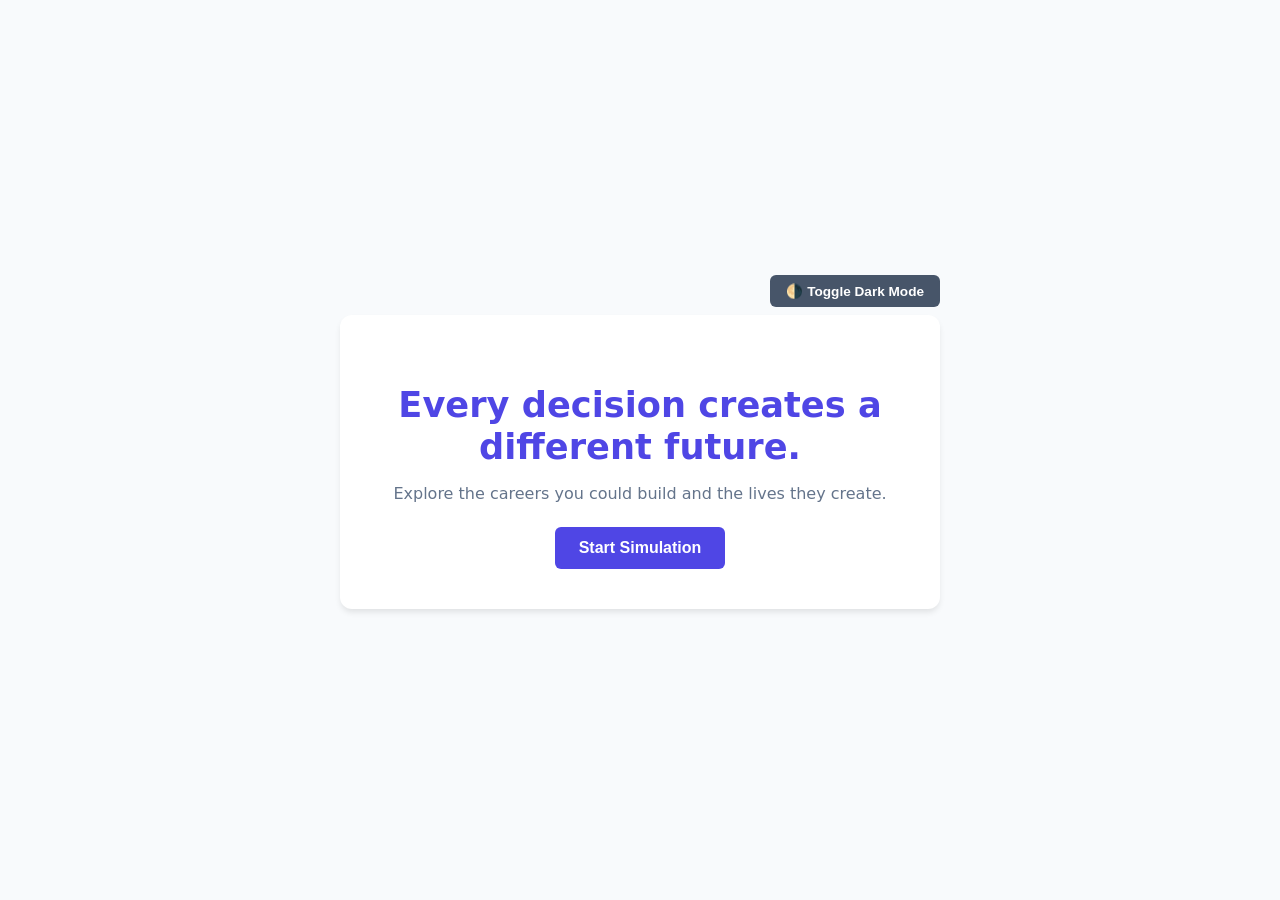
<file: index.html>
<!DOCTYPE html>
<html lang="en">
<head>
    <meta charset="UTF-8">
    <meta name="viewport" content="width=device-width, initial-scale=1.0">
    <title>Parallel Futures - Home</title>
    <link rel="stylesheet" href="css/style.css">
</head>
<body>
    <!-- Floating Toggle Button at the Top -->
    <div style="text-align: right; width: 90%; max-width: 600px; margin: 1rem auto 0 auto;">
        <button id="dark-toggle-btn" class="btn" style="background-color: #475569; padding: 0.5rem 1rem; font-size: 0.85rem;">🌗 Toggle Dark Mode</button>
    </div>

    <!-- Screen 1: Landing Page -->
    <section id="landing-screen" class="container text-center" style="margin-top: 0.5rem;">
        <h1>Every decision creates a different future.</h1>
        <p>Explore the careers you could build and the lives they create.</p>
        <button id="start-btn" class="btn">Start Simulation</button>
    </section>

    <!-- Screen 2: User Profile Form (Hidden by Default) -->
    <section id="profile-screen" class="container hidden" style="margin-top: 0.5rem;">
        <h2>Set Up Your Profile</h2>
        <form id="profile-form">
            <label>Name:</label>
            <input type="text" id="user-name" required placeholder="Enter your name">

            <label>Current College Year:</label>
            <select id="user-year">
                <option value="1st Year">1st Year</option>
                <option value="2nd Year">2nd Year</option>
                <option value="3rd Year">3rd Year</option>
                <option value="4th Year">4th Year</option>
            </select>

            <label>Interests:</label>
            <input type="text" id="user-interests" placeholder="e.g., Coding, Math, Security">

            <button type="submit" class="btn">Continue to Careers</button>
        </form>
    </section>

    <script>
        // 1. Theme Manager Logic
        const darkToggle = document.getElementById('dark-toggle-btn');
        
        // Immediately apply dark mode if previously saved
        if (localStorage.getItem('theme') === 'dark') {
            document.body.classList.add('dark-mode');
        }

        darkToggle.onclick = function() {
            document.body.classList.toggle('dark-mode');
            if (document.body.classList.contains('dark-mode')) {
                localStorage.setItem('theme', 'dark');
            } else {
                localStorage.setItem('theme', 'light');
            }
        };

        // 2. Navigation Toggle Logic
        const startBtn = document.getElementById('start-btn');
        const landingScreen = document.getElementById('landing-screen');
        const profileScreen = document.getElementById('profile-screen');
        const profileForm = document.getElementById('profile-form');

        startBtn.addEventListener('click', () => {
            landingScreen.classList.add('hidden');
            profileScreen.classList.remove('hidden');
        });

        profileForm.addEventListener('submit', (e) => {
            e.preventDefault();
            const profile = {
                name: document.getElementById('user-name').value,
                year: document.getElementById('user-year').value,
                interests: document.getElementById('user-interests').value
            };
            localStorage.setItem('userProfile', JSON.stringify(profile));
            window.location.href = 'careers.html';
        });
    </script>
</body>
</html>
</file>
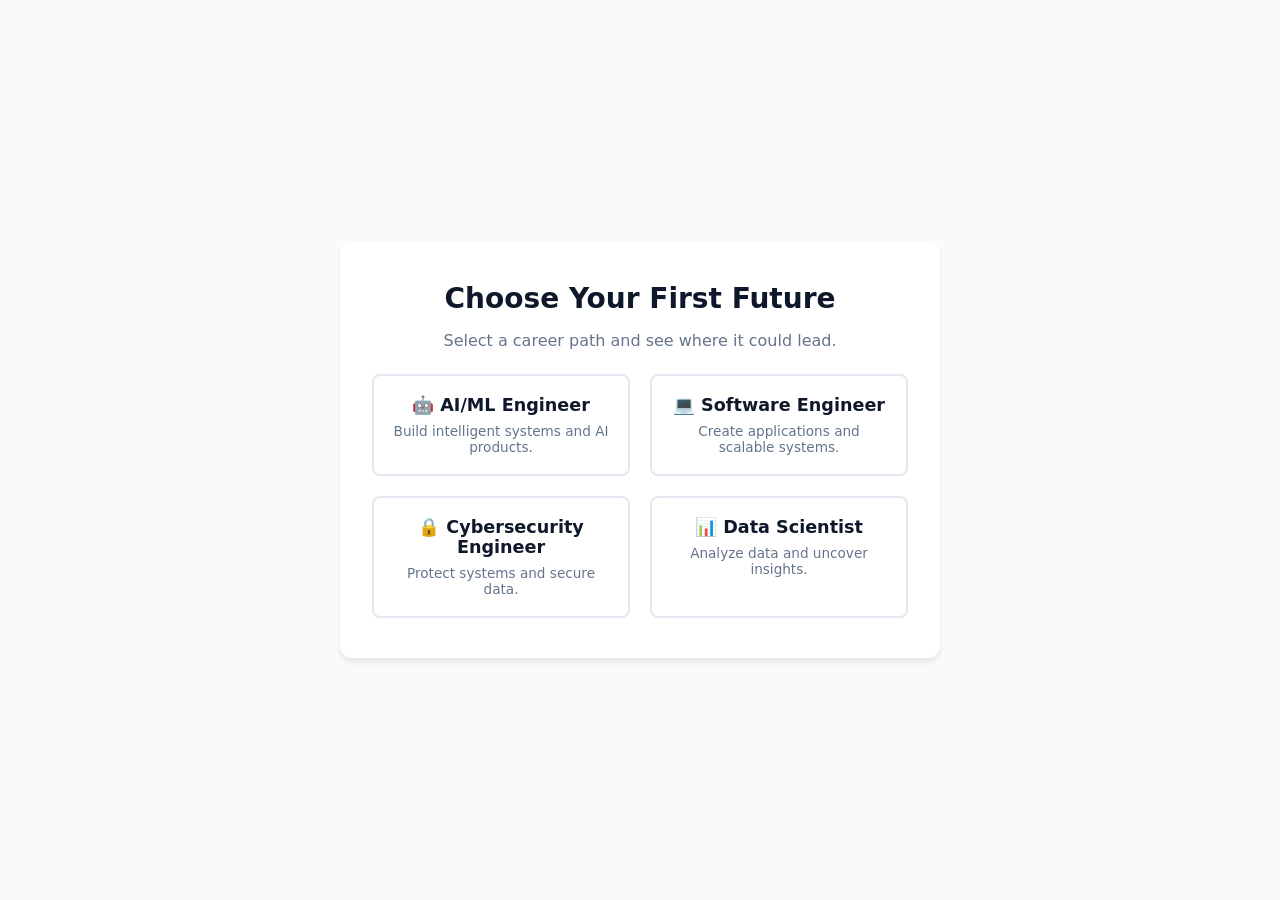
<file: careers.html>
<!DOCTYPE html>
<html lang="en">
<head>
    <meta charset="UTF-8">
    <meta name="viewport" content="width=device-width, initial-scale=1.0">
    <title>Parallel Futures - Choose Career</title>
    <link rel="stylesheet" href="css/style.css">
</head>
<body>

    <div class="container text-center">
        <h2>Choose Your First Future</h2>
        <p>Select a career path and see where it could lead.</p>

        <div class="grid">
            <div class="card" onclick="selectCareer('AI/ML Engineer')">
                <h3>🤖 AI/ML Engineer</h3>
                <p>Build intelligent systems and AI products.</p>
            </div>

            <div class="card" onclick="selectCareer('Software Engineer')">
                <h3>💻 Software Engineer</h3>
                <p>Create applications and scalable systems.</p>
            </div>

            <div class="card" onclick="selectCareer('Cybersecurity Engineer')">
                <h3>🔒 Cybersecurity Engineer</h3>
                <p>Protect systems and secure data.</p>
            </div>

            <div class="card" onclick="selectCareer('Data Scientist')">
                <h3>📊 Data Scientist</h3>
                <p>Analyze data and uncover insights.</p>
            </div>
        </div>
    </div>

    <script src="js/careers.js"></script>

    <script>
        if (localStorage.getItem('theme') === 'dark') {
            document.body.classList.add('dark-mode');
        }
    </script>

</body>
</html>
</file>
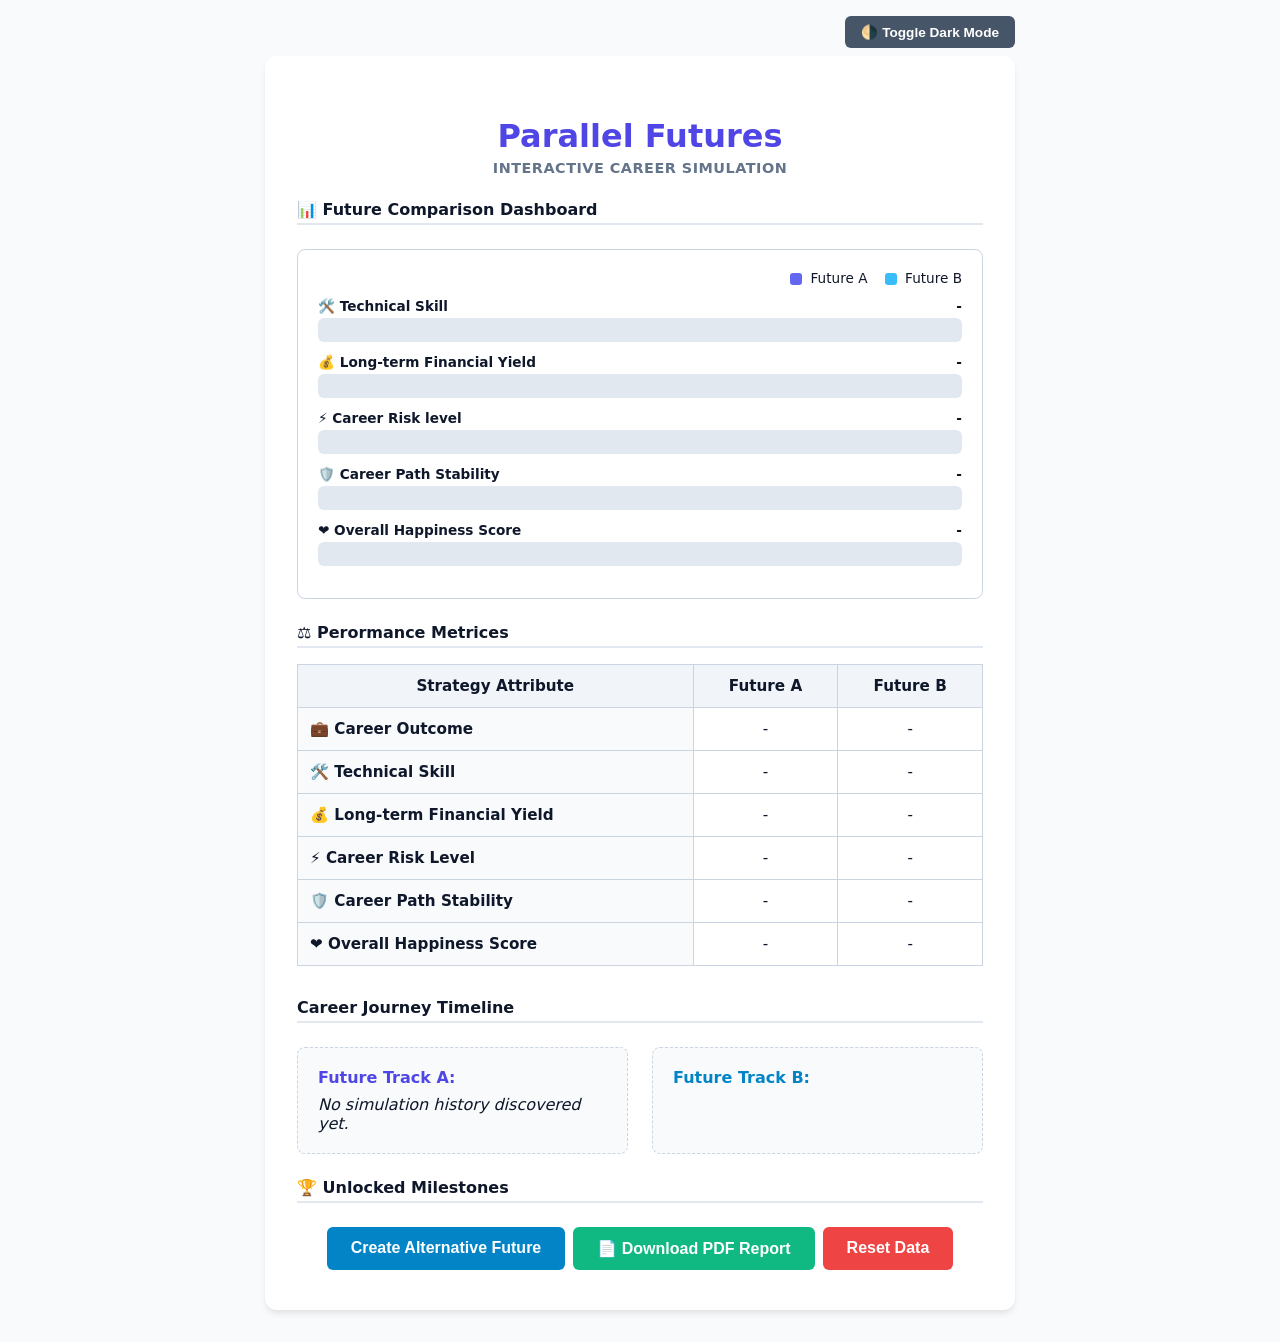
<file: comparison.html>
<!DOCTYPE html>
<html lang="en">
<head>
    <meta charset="UTF-8">
    <meta name="viewport" content="width=device-width, initial-scale=1.0">
    <title>Parallel Futures - Future Comparison Dashboards</title>
    <link rel="stylesheet" href="css/style.css">
    <style>
        table { width: 100%; border-collapse: collapse; margin-top: 1rem; background: white; font-size: 0.95rem; }
        th, td { border: 1px solid #cbd5e1; padding: 0.75rem; text-align: center; }
        th { background-color: #f1f5f9; color: var(--dark); font-weight: bold; }
        .metric-name { text-align: left; font-weight: 600; background-color: #f8fafc; }
        .flex-buttons { display: flex; gap: 0.5rem; justify-content: center; margin-top: 1.5rem; flex-wrap: wrap; }
    </style>
</head>
<body>
    <div style="text-align: right; width: 95%; max-width: 750px; margin: 1rem auto 0 auto;">
        <button id="dark-toggle-btn" class="btn" style="background-color: #475569; padding: 0.5rem 1rem; font-size: 0.85rem;">🌗 Toggle Dark Mode</button>
    </div>

    <div class="container" style="max-width: 750px; margin-top: 0.5rem;">
        <h1 style="font-size: 2rem; margin-bottom: 0.25rem;">Parallel Futures</h1>
        <div style="color: var(--gray); font-weight: bold; font-size: 0.9rem; margin-bottom: 1.5rem; text-transform: uppercase; letter-spacing: 0.5px;">Interactive Career Simulation</div>

        <!-- Metric Bars Architecture -->
        <h4 style="text-align: left; margin: 0; border-bottom: 2px solid #e2e8f0; padding-bottom: 0.25rem;">📊 Future Comparison Dashboard</h4>
        <div class="analytics-block">
            <div style="font-size: 0.85rem; margin-bottom: 0.75rem; text-align: right;">
                <span class="legend-dot" style="background: #6366f1;"></span> <span id="leg-a">Future A</span> &nbsp;&nbsp;
                <span class="legend-dot" style="background: #38bdf8;"></span> <span id="leg-b">Future B</span>
            </div>
            
            <div class="bar-wrapper">
                <div class="bar-label"><span>🛠️ Technical Skill </span> <span id="val-skill">-</span></div>
                <div class="bar-container">
                    <div id="bar-skill-a" class="bar-fill-a"></div>
                    <div id="bar-skill-b" class="bar-fill-b"></div>
                </div>
            </div>
            <div class="bar-wrapper">
                <div class="bar-label"><span>💰 Long-term Financial Yield</span> <span id="val-finance">-</span></div>
                <div class="bar-container">
                    <div id="bar-finance-a" class="bar-fill-a"></div>
                    <div id="bar-finance-b" class="bar-fill-b"></div>
                </div>
            </div>
            <div class="bar-wrapper">
                <div class="bar-label"><span>⚡ Career Risk level</span> <span id="val-risk">-</span></div>
                <div class="bar-container">
                    <div id="bar-risk-a" class="bar-fill-a"></div>
                    <div id="bar-risk-b" class="bar-fill-b"></div>
                </div>
            </div>
            <div class="bar-wrapper">
                <div class="bar-label"><span>🛡️ Career Path Stability</span> <span id="val-stability">-</span></div>
                <div class="bar-container">
                    <div id="bar-stability-a" class="bar-fill-a"></div>
                    <div id="bar-stability-b" class="bar-fill-b"></div>
                </div>
            </div>
            <div class="bar-wrapper">
                <div class="bar-label"><span>❤️ Overall Happiness Score</span> <span id="val-happiness">-</span></div>
                <div class="bar-container">
                    <div id="bar-happiness-a" class="bar-fill-a"></div>
                    <div id="bar-happiness-b" class="bar-fill-b"></div>
                </div>
            </div>
        </div>

        <!-- Comparative Data Table -->
        <h4 style="text-align: left; margin: 1.5rem 0 0.5rem 0; border-bottom: 2px solid #e2e8f0; padding-bottom: 0.25rem;">⚖️ Perormance Metrices</h4>
        <table>
            <thead>
                <tr>
                    <th>Strategy Attribute</th>
                    <th id="heading-timeline-a">Future A </th>
                    <th id="heading-timeline-b">Future B </th>
                </tr>
            </thead>
            <tbody>
                <tr><td class="metric-name">💼 Career Outcome</td><td id="career-a">-</td><td id="career-b">-</td></tr>
                <tr><td class="metric-name">🛠️ Technical Skill</td><td id="skill-a">-</td><td id="skill-b">-</td></tr>
                <tr><td class="metric-name">💰 Long-term Financial Yield</td><td id="finance-a">-</td><td id="finance-b">-</td></tr>
                <tr><td class="metric-name">⚡ Career Risk Level</td><td id="risk-a">-</td><td id="risk-b">-</td></tr>
                <tr><td class="metric-name">🛡️ Career Path Stability</td><td id="stability-a">-</td><td id="stability-b">-</td></tr>
                <tr><td class="metric-name">❤️ Overall Happiness Score</td><td id="happiness-a">-</td><td id="happiness-b">-</td></tr>
            </tbody>
        </table>

        <!-- Conclusion Page -->
        <div id="insights-wrapper" class="insight-card hidden">
            <strong>🌌 Notes From The Multiverse</strong>
            <ul id="insights-list" style="margin: 0.5rem 0 0 0; padding-left: 1.25rem;"></ul>
        </div>

        <!-- Decisions Progression Map -->
        <h4 style="text-align: left; margin: 2rem 0 0.5rem 0; border-bottom: 2px solid #e2e8f0; padding-bottom: 0.25rem;">Career Journey Timeline</h4>
        <div class="timeline-container">
            <div class="timeline-column">
                <strong style="color: var(--primary);">Future Track A:</strong>
                <div id="timeline-a-flow" style="margin-top:0.5rem;"></div>
            </div>
            <div class="timeline-column">
                <strong style="color: #0284c7;">Future Track B:</strong>
                <div id="timeline-b-flow" style="margin-top:0.5rem;"></div>
            </div>
        </div>

        <!-- Unlocked Milestones section -->
        <div style="margin-top: 1.5rem; text-align: left;">
            <h4 style="margin-bottom: 0.5rem; border-bottom: 2px solid #e2e8f0; padding-bottom: 0.25rem;">🏆 Unlocked Milestones</h4>
            <div id="badges-container"></div>
        </div>

        <!-- Action Control Buttons -->
        <div class="flex-buttons">
            <button id="new-future-btn" class="btn" style="background-color: #0284c7;">Create Alternative Future</button>
            <button id="download-btn" class="btn" style="background-color: #10b981;">📄 Download PDF Report</button>
            <button id="reset-btn" class="btn" style="background-color: #ef4444;">Reset Data</button>
        </div>
    </div>

    <script src="js/comparison.js"></script>
</body>
</html>
</file>
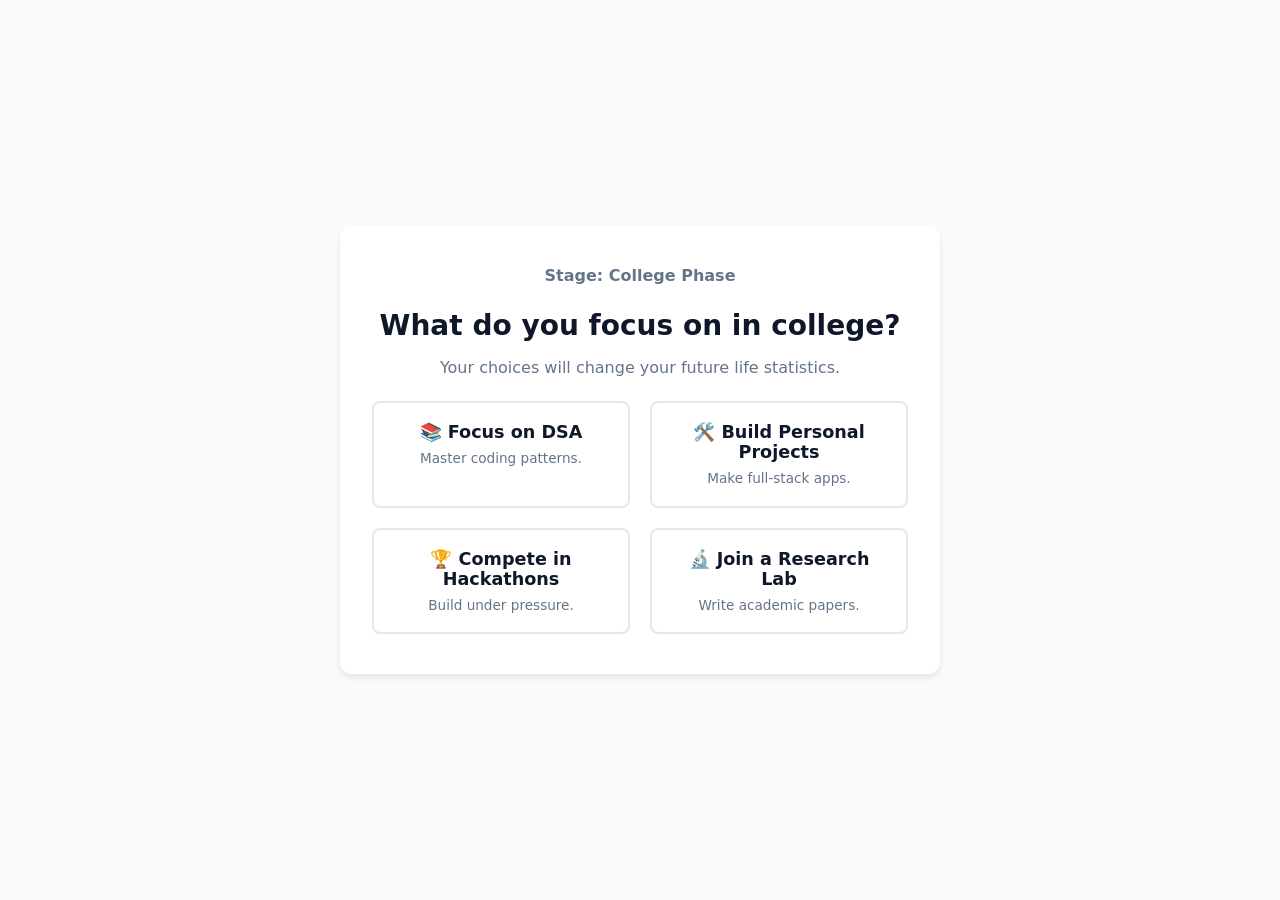
<file: simulation.html>
<!DOCTYPE html>
<html lang="en">
<head>
    <meta charset="UTF-8">
    <meta name="viewport" content="width=device-width, initial-scale=1.0">
    <title>Parallel Futures - Simulation</title>
    <link rel="stylesheet" href="css/style.css">
</head>
<body>
    <div class="container text-center">
        <!-- Progress Bar Indicator -->
        <div id="progress-bar" style="color: var(--gray); font-weight: bold; margin-bottom: 1.5rem;">
            Stage: <span id="current-stage-text">College</span>
        </div>

        <!-- Dynamic Content Area -->
        <h2 id="step-title">What do you focus on in college?</h2>
        <p id="step-description">Your choices will change your future life statistics.</p>

        <!-- Options Grid -->
        <div id="options-container" class="grid">
            <!-- Cards go here -->
        </div>

        <!-- Outcome Screen (Hidden at first) -->
        <div id="outcome-screen" class="hidden">
            <h3 style="color: var(--primary); font-size: 1.5rem;">Future Generated!</h3>
            <h2 id="final-job-title" style="margin: 1rem 0;">You became a Machine Learning Engineer</h2>
            
            <div style="text-align: left; margin: 1.5rem 0; padding: 1rem; background: #f1f5f9; border-radius: 8px;">
                <p>🛠️ <strong>Skill Score:</strong> <span id="stat-skill">50</span>/100</p>
                <p>💰 <strong>Finance Score:</strong> <span id="stat-finance">50</span>/100</p>
                <p>📈 <strong>Growth Score:</strong> <span id="stat-growth">50</span>/100</p>
                <p>❤️ <strong>Happiness Score:</strong> <span id="stat-happiness">50</span>/100</p>
            </div>

            <button id="compare-btn" class="btn">Create Another Future / Compare</button>
        </div>
    </div>

    <script src="js/simulation.js"></script>
    <script>
        // Read theme settings from storage instantly on load
        if (localStorage.getItem('theme') === 'dark') {
            document.body.classList.add('dark-mode');
        }
    </script>
</body>
</html>
</file>
<file: css/style.css>
:root {
    --primary: #4f46e5;
    --dark: #0f172a;
    --light: #f8fafc;
    --gray: #64748b;
}

/* Forces the window layout to remain straight and perfectly centered vertically */
body {
    font-family: system-ui, sans-serif;
    background-color: var(--light);
    color: var(--dark);
    margin: 0;
    padding: 0;
    display: flex;
    flex-direction: column;
    justify-content: center;
    align-items: center;
    min-height: 100vh;
    box-sizing: border-box;
    transition: background 0.3s, color 0.3s;
}

/* Main Container Window Card Box */
.container {
    width: 90%;
    max-width: 600px;
    background: white;
    padding: 2.5rem 2rem;
    border-radius: 12px;
    box-shadow: 0 4px 6px -1px rgba(0,0,0,0.1);
    text-align: center;
    box-sizing: border-box;
    margin: 2rem auto;
}

.text-center { text-align: center; }
.hidden { display: none !important; }

/* The Decision Card Grid */
.grid { 
    display: grid; 
    grid-template-columns: 1fr 1fr; 
    gap: 1.25rem; 
    margin-top: 1.5rem; 
}

/* Typography elements */
h1 { font-size: 2.2rem; margin-bottom: 1rem; color: var(--primary); line-height: 1.2; }
h2 { color: var(--dark); margin-top: 0; margin-bottom: 0.5rem; font-size: 1.75rem; }
p { color: var(--gray); font-size: 1rem; margin-bottom: 1.5rem; }

/* Action Item Decision Cards */
.card { 
    border: 2px solid #e2e8f0; 
    padding: 1.2rem; 
    border-radius: 8px; 
    cursor: pointer; 
    background: white;
    color: var(--dark);
    box-sizing: border-box;
    transition: transform 0.2s, border-color 0.2s, background-color 0.2s; 
}
.card:hover { border-color: var(--primary); background: #f5f3ff; transform: translateY(-2px); }
.card h3 { margin: 0 0 0.5rem 0; font-size: 1.1rem; }
.card p { font-size: 0.85rem; margin: 0; color: var(--gray); }

/* Form Fields */
form { display: flex; flex-direction: column; gap: 1rem; text-align: left; }
label { font-weight: 600; }
input, select { padding: 0.75rem; border: 1px solid #cbd5e1; border-radius: 6px; font-size: 1rem; box-sizing: border-box; }

/* Buttons */
.btn {
    background-color: var(--primary);
    color: white;
    border: none;
    padding: 0.75rem 1.5rem;
    font-size: 1rem;
    font-weight: 600;
    border-radius: 6px;
    cursor: pointer;
    transition: background 0.2s;
}
.btn:hover { background-color: #4338ca; }

/* Table Matrix Design */
table { width: 100%; border-collapse: collapse; margin-top: 1.5rem; background: white; }
th, td { border: 1px solid #cbd5e1; padding: 1rem; text-align: center; }
th { background-color: #f1f5f9; color: var(--dark); font-weight: bold; }
.metric-name { text-align: left; font-weight: 600; background-color: #f8fafc; }
.flex-buttons { display: flex; gap: 0.75rem; justify-content: center; margin-top: 1.5rem; flex-wrap: wrap; }

/* --- GLOBAL UNIVERSAL DARK MODE RULES --- */
body.dark-mode {
    background-color: #1e293b;
    color: #f8fafc;
}
body.dark-mode .container {
    background-color: #0f172a;
    box-shadow: 0 4px 15px rgba(0,0,0,0.5);
}
body.dark-mode h2, body.dark-mode h3, body.dark-mode strong, body.dark-mode th {
    color: #f1f5f9 !important;
}
body.dark-mode p, body.dark-mode label, body.dark-mode #progress-bar {
    color: #94a3b8 !important;
}
body.dark-mode .card {
    background-color: #1e293b;
    border-color: #334155;
    color: #f8fafc;
}
body.dark-mode .card p {
    color: #cbd5e1 !important;
}
body.dark-mode .card:hover {
    background-color: #334155;
    border-color: #6366f1;
}
body.dark-mode input, body.dark-mode select {
    background-color: #334155;
    color: #ffffff;
    border-color: #475569;
}
body.dark-mode td, body.dark-mode th {
    background-color: #1e293b;
    color: #cbd5e1;
    border-color: #334155;
}
body.dark-mode th { background-color: #334155; }
body.dark-mode .metric-name { background-color: #1e293b; color: #fff; }

/* --- BADGES SUB-SYSTEM STYLES --- */
.badge-box {
    display: inline-block;
    background: #f0fdf4;
    border: 1px solid #bbf7d0;
    color: #166534;
    padding: 0.5rem 1rem;
    border-radius: 20px;
    font-size: 0.9rem;
    font-weight: bold;
    margin: 0.25rem;
}
body.dark-mode .badge-box {
    background: #064e3b;
    border-color: #047857;
    color: #a7f3d0;
}

@media print {
    body { background: white; color: black; }
    .btn, #dark-toggle-btn { display: none !important; }
    .container { box-shadow: none; max-width: 100%; width: 100%; padding: 0; margin: 0; }
}

body.dark-mode #outcome-screen h3,
body.dark-mode #outcome-screen h2,
body.dark-mode #outcome-screen p,
body.dark-mode #outcome-screen strong {
    color: #f1f5f9 !important;
}

body.dark-mode #outcome-screen div {
    background-color: #1e293b !important;
    border: 1px solid #334155;
}

/* --- ANALYTICS BARS LAYOUT SYSTEM --- */
.analytics-block { 
    margin: 1.5rem 0; 
    text-align: left; 
    background: white; 
    padding: 1.25rem; 
    border-radius: 8px; 
    border: 1px solid #cbd5e1; 
}
body.dark-mode .analytics-block { 
    background: #1e293b; 
    border-color: #334155; 
}
.bar-wrapper { 
    margin: 0.75rem 0; 
}
.bar-label { 
    font-size: 0.85rem; 
    font-weight: bold; 
    display: flex; 
    justify-content: space-between; 
    margin-bottom: 0.25rem; 
}
.bar-container { 
    background: #e2e8f0; 
    height: 24px; /* Increased height to house both tracks comfortably */
    border-radius: 6px; 
    overflow: hidden; 
    position: relative; 
    display: flex;
    flex-direction: column; /* Stacks the two futures on top of each other inside the bar */
}
body.dark-mode .bar-container { 
    background: #475569; 
}
.bar-fill-a { 
    background: #6366f1; /* Bright Indigo purple */
    height: 12px; /* Takes up exactly half the bar height */
    width: 0%; 
    transition: width 0.4s ease; 
}
.bar-fill-b { 
    background: #38bdf8; /* Bright Sky Blue */
    height: 12px; /* Takes up the other half of the bar height */
    width: 0%; 
    transition: width 0.4s ease; 
}
.legend-dot { 
    display: inline-block; 
    width: 12px; 
    height: 12px; 
    border-radius: 3px; 
    margin-right: 4px; 
    vertical-align: middle; 
}

/* --- PROGRESSION MAP TRACKS --- */
.timeline-container { 
    display: grid; 
    grid-template-columns: 1fr 1fr; 
    gap: 1.5rem; 
    margin-top: 1.5rem; 
    text-align: left; 
}
.timeline-column { 
    background: #f8fafc; 
    padding: 1.25rem; 
    border-radius: 8px; 
    border: 1px dashed #cbd5e1; 
}
body.dark-mode .timeline-column { 
    background: #1e293b; 
    border-color: #475569; 
}
.timeline-step { 
    padding: 0.5rem; 
    background: white; 
    margin: 0.5rem 0; 
    border-radius: 6px; 
    box-shadow: 0 1px 3px rgba(0,0,0,0.05); 
    text-align: center; 
    font-weight: 600; 
    font-size: 0.9rem; 
    border-left: 4px solid var(--primary); 
}
body.dark-mode .timeline-step { 
    background: #0f172a; 
    color: white; 
}
.timeline-arrow { 
    text-align: center; 
    color: var(--gray); 
    font-weight: bold; 
    margin: 0.25rem 0; 
}

.insight-card { 
    text-align: left; 
    background: #eff6ff; 
    border-left: 4px solid #3b82f6; 
    padding: 1rem; 
    border-radius: 6px; 
    margin-top: 1rem; 
    font-size: 0.95rem; 
    line-height: 1.5; 
    color: #1e3a8a; 
}
body.dark-mode .insight-card { 
    background: #172554; 
    color: #bfdbfe; 
    border-left-color: #60a5fa; 
}

/* Clean visibility rules for the entire progression timeline map */
.timeline-column .timeline-step {
    background-color: #ffffff !important;
    color: #0f172a !important;
}

body.dark-mode .timeline-column .timeline-step {
    background-color: #1e293b !important;
    color: #ffffff !important;
    border-color: #475569;
}

/* Explicitly style the final career highlight card at the bottom */
.timeline-column .timeline-step[style*="background-color"] {
    background-color: #e0e7ff !important;
    color: #312e81 !important;
    border-left-color: #4f46e5;
}
</file>
